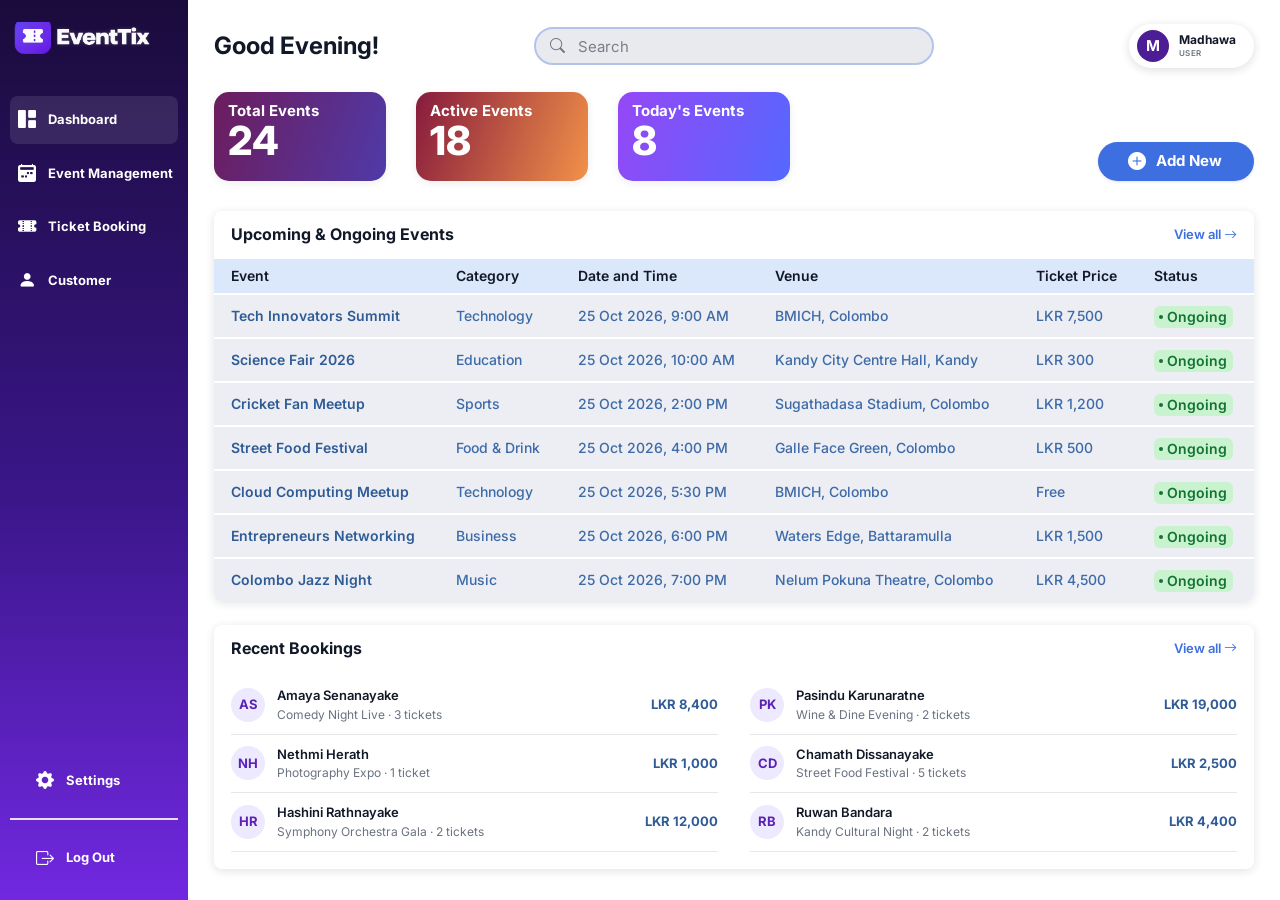
<file: complete front end/index.html>
<!DOCTYPE html>
<html lang="en">
<head>
  <meta charset="UTF-8">
  <meta name="viewport" content="width=device-width, initial-scale=1">
  <meta name="description" content="EventTix dashboard – overview of events and ticket bookings.">
  <meta name="theme-color" content="#1a0b3b">
  <title>Dashboard | EventTix</title>
  <link rel="preconnect" href="https://fonts.googleapis.com">
  <link rel="preconnect" href="https://fonts.gstatic.com" crossorigin>
  <link href="https://fonts.googleapis.com/css2?family=Inter:wght@400;500;600;700;800&display=swap" rel="stylesheet">
  <link href="https://cdn.jsdelivr.net/npm/bootstrap@5.3.3/dist/css/bootstrap.min.css" rel="stylesheet">
  <link href="https://cdn.jsdelivr.net/npm/bootstrap-icons@1.11.3/font/bootstrap-icons.min.css" rel="stylesheet">
  <link href="css/style.css" rel="stylesheet">
</head>
<body data-page="dashboard">
  <div class="app-shell">

    <!-- ===== Sidebar (shared fragment) ===== -->
    <aside class="sidebar" id="sidebar" aria-label="Main navigation">
      <a class="sidebar-brand" href="index.html">
        <img src="assets/images/eventtix-logo.png" alt="EventTix">
      </a>
      <nav>
        <ul class="sidebar-nav">
          <li><a class="sidebar-link active" aria-current="page" href="index.html"><i class="bi bi-grid-1x2-fill" aria-hidden="true"></i><span>Dashboard</span></a></li>
          <li><a class="sidebar-link" href="events.html"><i class="bi bi-calendar2-week-fill" aria-hidden="true"></i><span>Event Management</span></a></li>
          <li><a class="sidebar-link" href="bookings.html"><i class="bi bi-ticket-perforated-fill" aria-hidden="true"></i><span>Ticket Booking</span></a></li>
          <li><a class="sidebar-link" href="customers.html"><i class="bi bi-person-fill" aria-hidden="true"></i><span>Customer</span></a></li>
        </ul>
      </nav>
      <div class="sidebar-footer">
        <ul class="sidebar-footer-nav">
          <li><a class="sidebar-link" href="#" data-action="settings"><i class="bi bi-gear-fill" aria-hidden="true"></i><span>Settings</span></a></li>
        </ul>
        <hr class="sidebar-divider">
        <ul class="sidebar-footer-nav">
          <li><a class="sidebar-link" href="#" data-action="logout"><i class="bi bi-box-arrow-right" aria-hidden="true"></i><span>Log Out</span></a></li>
        </ul>
      </div>
    </aside>
    <div class="sidebar-backdrop" id="sidebarBackdrop"></div>
    <!-- ===== /Sidebar ===== -->

    <main class="main-content">

      <!-- ===== Top header (shared fragment) ===== -->
      <header class="topbar">
        <div class="topbar-start">
          <button class="sidebar-toggle" id="sidebarToggle" type="button" aria-controls="sidebar" aria-expanded="false" aria-label="Open navigation">
            <i class="bi bi-list" aria-hidden="true"></i>
          </button>
          <h1 class="greeting" data-greeting>Good Morning!</h1>
        </div>
        <form class="search-box" role="search" onsubmit="return false;">
          <i class="bi bi-search" aria-hidden="true"></i>
          <label for="globalSearch" class="visually-hidden">Search events</label>
          <input type="search" id="globalSearch" name="q" placeholder="Search" autocomplete="off">
        </form>
        <div class="profile-pill">
          <span class="profile-avatar" aria-hidden="true">M</span>
          <span class="profile-text">
            <span class="profile-name">Madhawa</span>
            <span class="profile-role">User</span>
          </span>
        </div>
      </header>
      <!-- ===== /Top header ===== -->

      <section class="summary-row" aria-label="Event summary">
        <div class="summary-cards">
          <article class="stat-card stat-card--purple">
            <span class="stat-card-label">Total Events</span>
            <span class="stat-card-value" data-stat="total">0</span>
          </article>
          <article class="stat-card stat-card--orange">
            <span class="stat-card-label">Active Events</span>
            <span class="stat-card-value" data-stat="active">0</span>
          </article>
          <article class="stat-card stat-card--blue">
            <span class="stat-card-label">Today&apos;s Events</span>
            <span class="stat-card-value" data-stat="today">0</span>
          </article>
        </div>
        <a class="btn btn-et-primary" href="event-form.html"><i class="bi bi-plus-circle-fill" aria-hidden="true"></i>Add New</a>
      </section>

      <div class="row g-4">
        <div class="col-12">
          <section class="panel h-100" aria-labelledby="recentEventsTitle">
            <div class="panel-header">
              <h2 class="panel-title" id="recentEventsTitle">Upcoming &amp; Ongoing Events</h2>
              <a class="panel-link" href="events.html">View all <i class="bi bi-arrow-right" aria-hidden="true"></i></a>
            </div>
            <div class="table-responsive">
              <table class="table table-et">
                <thead>
                  <tr>
                    <th scope="col">Event</th>
                    <th scope="col">Category</th>
                    <th scope="col">Date and Time</th>
                    <th scope="col">Venue</th>
                    <th scope="col">Ticket Price</th>
                    <th scope="col">Status</th>
                  </tr>
                </thead>
                <tbody id="recentEventsBody"></tbody>
              </table>
            </div>
          </section>
        </div>

        <div class="col-12">
          <section class="panel h-100" aria-labelledby="recentBookingsTitle">
            <div class="panel-header">
              <h2 class="panel-title" id="recentBookingsTitle">Recent Bookings</h2>
              <a class="panel-link" href="bookings.html">View all <i class="bi bi-arrow-right" aria-hidden="true"></i></a>
            </div>
            <div class="panel-body">
              <ul class="activity-list" id="recentBookingsList"></ul>
            </div>
          </section>
        </div>
      </div>
    </main>
  </div>

  <script src="https://cdn.jsdelivr.net/npm/bootstrap@5.3.3/dist/js/bootstrap.bundle.min.js"></script>
  <script src="js/mock-data.js"></script>
  <script src="js/app.js"></script>
</body>
</html>
</file>
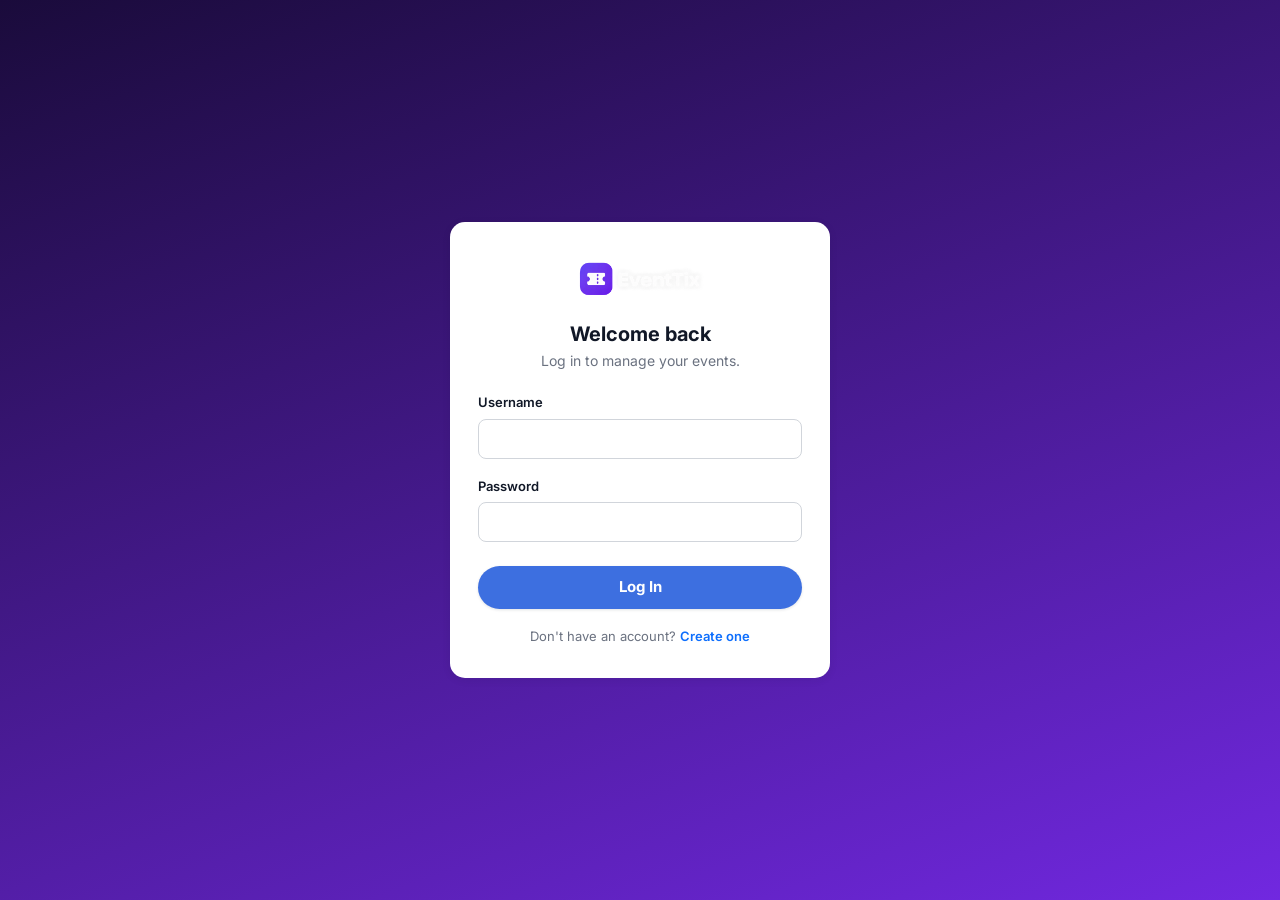
<file: eventtix-backend/src/main/resources/static/index.html>
<!DOCTYPE html>
<html lang="en">
<head>
  <meta charset="UTF-8">
  <meta name="viewport" content="width=device-width, initial-scale=1">
  <meta name="description" content="EventTix dashboard – overview of events and ticket bookings.">
  <meta name="theme-color" content="#1a0b3b">
  <title>Dashboard | EventTix</title>
  <link rel="preconnect" href="https://fonts.googleapis.com">
  <link rel="preconnect" href="https://fonts.gstatic.com" crossorigin>
  <link href="https://fonts.googleapis.com/css2?family=Inter:wght@400;500;600;700;800&display=swap" rel="stylesheet">
  <link href="https://cdn.jsdelivr.net/npm/bootstrap@5.3.3/dist/css/bootstrap.min.css" rel="stylesheet">
  <link href="https://cdn.jsdelivr.net/npm/bootstrap-icons@1.11.3/font/bootstrap-icons.min.css" rel="stylesheet">
  <link href="css/style.css" rel="stylesheet">
  <script src="js/theme.js"></script>
  <script src="js/auth.js"></script>
</head>
<body data-page="dashboard">
  <div class="app-shell">

    <!-- ===== Sidebar (shared fragment) ===== -->
    <aside class="sidebar" id="sidebar" aria-label="Main navigation">
      <a class="sidebar-brand" href="index.html">
        <img src="assets/images/eventtix-logo.png" alt="EventTix">
      </a>
      <nav>
        <ul class="sidebar-nav">
          <li><a class="sidebar-link active" aria-current="page" href="index.html"><i class="bi bi-grid-1x2-fill" aria-hidden="true"></i><span>Dashboard</span></a></li>
          <li><a class="sidebar-link" href="events.html"><i class="bi bi-calendar2-week-fill" aria-hidden="true"></i><span>Event Management</span></a></li>
          <li><a class="sidebar-link" href="bookings.html"><i class="bi bi-ticket-perforated-fill" aria-hidden="true"></i><span>Ticket Booking</span></a></li>
          <li><a class="sidebar-link" href="customers.html"><i class="bi bi-person-fill" aria-hidden="true"></i><span>Customer</span></a></li>
        <li data-admin-only><a class="sidebar-link" href="users.html"><i class="bi bi-people-fill" aria-hidden="true"></i><span>Users</span></a></li>
        </ul>
      </nav>
      <div class="sidebar-footer">
        <ul class="sidebar-footer-nav">
          <li><a class="sidebar-link" href="settings.html"><i class="bi bi-gear-fill" aria-hidden="true"></i><span>Settings</span></a></li>
        </ul>
        <hr class="sidebar-divider">
        <ul class="sidebar-footer-nav">
          <li><a class="sidebar-link" href="#" data-action="logout"><i class="bi bi-box-arrow-right" aria-hidden="true"></i><span>Log Out</span></a></li>
        </ul>
      </div>
    </aside>
    <div class="sidebar-backdrop" id="sidebarBackdrop"></div>
    <!-- ===== /Sidebar ===== -->

    <main class="main-content">

      <!-- ===== Top header (shared fragment) ===== -->
      <header class="topbar">
        <div class="topbar-start">
          <button class="sidebar-toggle" id="sidebarToggle" type="button" aria-controls="sidebar" aria-expanded="false" aria-label="Open navigation">
            <i class="bi bi-list" aria-hidden="true"></i>
          </button>
          <h1 class="greeting" data-greeting>Good Morning!</h1>
        </div>
        <form class="search-box" role="search" onsubmit="return false;">
          <i class="bi bi-search" aria-hidden="true"></i>
          <label for="globalSearch" class="visually-hidden">Search events</label>
          <input type="search" id="globalSearch" name="q" placeholder="Search" autocomplete="off">
        </form>
        <div class="profile-pill">
          <span class="profile-avatar" aria-hidden="true">M</span>
          <span class="profile-text">
            <span class="profile-name">Madhawa</span>
            <span class="profile-role">User</span>
          </span>
        </div>
      </header>
      <!-- ===== /Top header ===== -->

      <section class="summary-row" aria-label="Event summary">
        <div class="summary-cards">
          <article class="stat-card stat-card--purple">
            <span class="stat-card-label">Total Events</span>
            <span class="stat-card-value" data-stat="total">0</span>
          </article>
          <article class="stat-card stat-card--orange">
            <span class="stat-card-label">Active Events</span>
            <span class="stat-card-value" data-stat="active">0</span>
          </article>
          <article class="stat-card stat-card--blue">
            <span class="stat-card-label">Today&apos;s Events</span>
            <span class="stat-card-value" data-stat="today">0</span>
          </article>
        </div>
        <a class="btn btn-et-primary" href="event-form.html"><i class="bi bi-plus-circle-fill" aria-hidden="true"></i>Add New</a>
      </section>

      <div class="row g-4">
        <div class="col-12">
          <section class="panel h-100" aria-labelledby="recentEventsTitle">
            <div class="panel-header">
              <h2 class="panel-title" id="recentEventsTitle">Upcoming &amp; Ongoing Events</h2>
              <a class="panel-link" href="events.html">View all <i class="bi bi-arrow-right" aria-hidden="true"></i></a>
            </div>
            <div class="table-responsive">
              <table class="table table-et">
                <thead>
                  <tr>
                    <th scope="col">Event</th>
                    <th scope="col">Category</th>
                    <th scope="col">Date and Time</th>
                    <th scope="col">Venue</th>
                    <th scope="col">Ticket Price</th>
                    <th scope="col">Status</th>
                  </tr>
                </thead>
                <tbody id="recentEventsBody"></tbody>
              </table>
            </div>
          </section>
        </div>

        <div class="col-12">
          <section class="panel h-100" aria-labelledby="recentBookingsTitle">
            <div class="panel-header">
              <h2 class="panel-title" id="recentBookingsTitle">Recent Bookings</h2>
              <a class="panel-link" href="bookings.html">View all <i class="bi bi-arrow-right" aria-hidden="true"></i></a>
            </div>
            <div class="panel-body">
              <ul class="activity-list" id="recentBookingsList"></ul>
            </div>
          </section>
        </div>
      </div>
    </main>
  </div>

  <script src="https://cdn.jsdelivr.net/npm/bootstrap@5.3.3/dist/js/bootstrap.bundle.min.js"></script>
  <script src="js/mock-data.js"></script>
  <script src="js/app.js"></script>
</body>
</html>
</file>
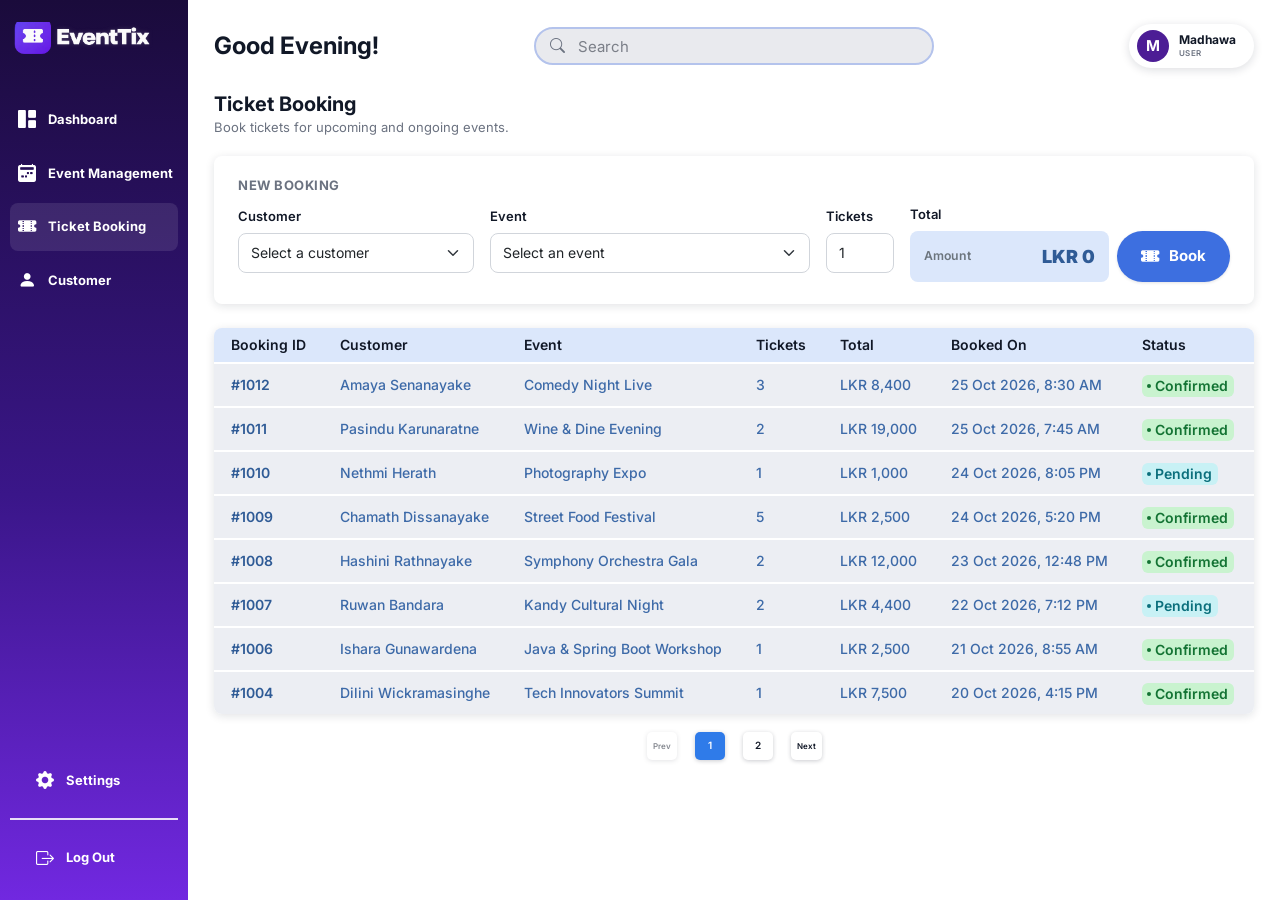
<file: complete front end/bookings.html>
<!DOCTYPE html>
<html lang="en">
<head>
  <meta charset="UTF-8">
  <meta name="viewport" content="width=device-width, initial-scale=1">
  <meta name="description" content="EventTix ticket booking – book tickets and view bookings.">
  <meta name="theme-color" content="#1a0b3b">
  <title>Ticket Booking | EventTix</title>
  <link rel="preconnect" href="https://fonts.googleapis.com">
  <link rel="preconnect" href="https://fonts.gstatic.com" crossorigin>
  <link href="https://fonts.googleapis.com/css2?family=Inter:wght@400;500;600;700;800&display=swap" rel="stylesheet">
  <link href="https://cdn.jsdelivr.net/npm/bootstrap@5.3.3/dist/css/bootstrap.min.css" rel="stylesheet">
  <link href="https://cdn.jsdelivr.net/npm/bootstrap-icons@1.11.3/font/bootstrap-icons.min.css" rel="stylesheet">
  <link href="css/style.css" rel="stylesheet">
</head>
<body data-page="bookings">
  <div class="app-shell">

    <!-- ===== Sidebar (shared fragment) ===== -->
    <aside class="sidebar" id="sidebar" aria-label="Main navigation">
      <a class="sidebar-brand" href="index.html">
        <img src="assets/images/eventtix-logo.png" alt="EventTix">
      </a>
      <nav>
        <ul class="sidebar-nav">
          <li><a class="sidebar-link" href="index.html"><i class="bi bi-grid-1x2-fill" aria-hidden="true"></i><span>Dashboard</span></a></li>
          <li><a class="sidebar-link" href="events.html"><i class="bi bi-calendar2-week-fill" aria-hidden="true"></i><span>Event Management</span></a></li>
          <li><a class="sidebar-link active" aria-current="page" href="bookings.html"><i class="bi bi-ticket-perforated-fill" aria-hidden="true"></i><span>Ticket Booking</span></a></li>
          <li><a class="sidebar-link" href="customers.html"><i class="bi bi-person-fill" aria-hidden="true"></i><span>Customer</span></a></li>
        </ul>
      </nav>
      <div class="sidebar-footer">
        <ul class="sidebar-footer-nav">
          <li><a class="sidebar-link" href="#" data-action="settings"><i class="bi bi-gear-fill" aria-hidden="true"></i><span>Settings</span></a></li>
        </ul>
        <hr class="sidebar-divider">
        <ul class="sidebar-footer-nav">
          <li><a class="sidebar-link" href="#" data-action="logout"><i class="bi bi-box-arrow-right" aria-hidden="true"></i><span>Log Out</span></a></li>
        </ul>
      </div>
    </aside>
    <div class="sidebar-backdrop" id="sidebarBackdrop"></div>
    <!-- ===== /Sidebar ===== -->

    <main class="main-content">

      <!-- ===== Top header (shared fragment) ===== -->
      <header class="topbar">
        <div class="topbar-start">
          <button class="sidebar-toggle" id="sidebarToggle" type="button" aria-controls="sidebar" aria-expanded="false" aria-label="Open navigation">
            <i class="bi bi-list" aria-hidden="true"></i>
          </button>
          <p class="greeting" data-greeting>Good Morning!</p>
        </div>
        <form class="search-box" role="search" onsubmit="return false;">
          <i class="bi bi-search" aria-hidden="true"></i>
          <label for="globalSearch" class="visually-hidden">Search bookings</label>
          <input type="search" id="globalSearch" name="q" placeholder="Search" autocomplete="off">
        </form>
        <div class="profile-pill">
          <span class="profile-avatar" aria-hidden="true">M</span>
          <span class="profile-text">
            <span class="profile-name">Madhawa</span>
            <span class="profile-role">User</span>
          </span>
        </div>
      </header>
      <!-- ===== /Top header ===== -->

      <div class="page-header">
        <div>
          <h1 class="page-title">Ticket Booking</h1>
          <p class="page-subtitle">Book tickets for upcoming and ongoing events.</p>
        </div>
      </div>

      <section class="panel form-panel mb-4" aria-labelledby="bookingFormTitle">
        <h2 class="form-section-title" id="bookingFormTitle">New booking</h2>
        <!-- action/method are ready for a Spring Boot controller, e.g. @PostMapping("/bookings/save") -->
        <form id="bookingForm" action="/bookings/save" method="post" novalidate>
          <div class="row g-3 align-items-start">
            <div class="col-md-6 col-xl-3">
              <label for="customerId" class="form-label">Customer</label>
              <select class="form-select" id="customerId" name="customerId" required></select>
              <div class="invalid-feedback">Please choose a customer.</div>
            </div>
            <div class="col-md-6 col-xl-4">
              <label for="eventId" class="form-label">Event</label>
              <select class="form-select" id="eventId" name="eventId" required></select>
              <div class="invalid-feedback">Please choose an event.</div>
            </div>
            <div class="col-sm-4 col-xl-1">
              <label for="quantity" class="form-label">Tickets</label>
              <input type="number" class="form-control" id="quantity" name="quantity" required min="1" max="10" step="1" value="1">
              <div class="invalid-feedback">1–10 tickets.</div>
            </div>
            <div class="col-sm-8 col-xl-4">
              <span class="form-label d-block">Total</span>
              <div class="d-flex gap-2">
                <div class="total-box flex-grow-1" aria-live="polite">
                  <span class="text-secondary small">Amount</span>
                  <strong id="bookingTotal">LKR 0</strong>
                </div>
                <button type="submit" class="btn btn-et-primary px-4"><i class="bi bi-ticket-perforated-fill" aria-hidden="true"></i>Book</button>
              </div>
            </div>
          </div>
        </form>
      </section>

      <section class="panel" aria-label="Bookings">
        <div class="table-responsive">
          <table class="table table-et">
            <thead>
              <tr>
                <th scope="col">Booking ID</th>
                <th scope="col">Customer</th>
                <th scope="col">Event</th>
                <th scope="col">Tickets</th>
                <th scope="col">Total</th>
                <th scope="col">Booked On</th>
                <th scope="col">Status</th>
                <th scope="col" class="col-actions"><span class="visually-hidden">Actions</span></th>
              </tr>
            </thead>
            <tbody id="bookingsTableBody"></tbody>
          </table>
        </div>
      </section>

      <nav aria-label="Bookings pagination">
        <ul class="pagination-et" id="bookingsPagination"></ul>
      </nav>
    </main>
  </div>

  <script src="https://cdn.jsdelivr.net/npm/bootstrap@5.3.3/dist/js/bootstrap.bundle.min.js"></script>
  <script src="js/mock-data.js"></script>
  <script src="js/app.js"></script>
</body>
</html>
</file>
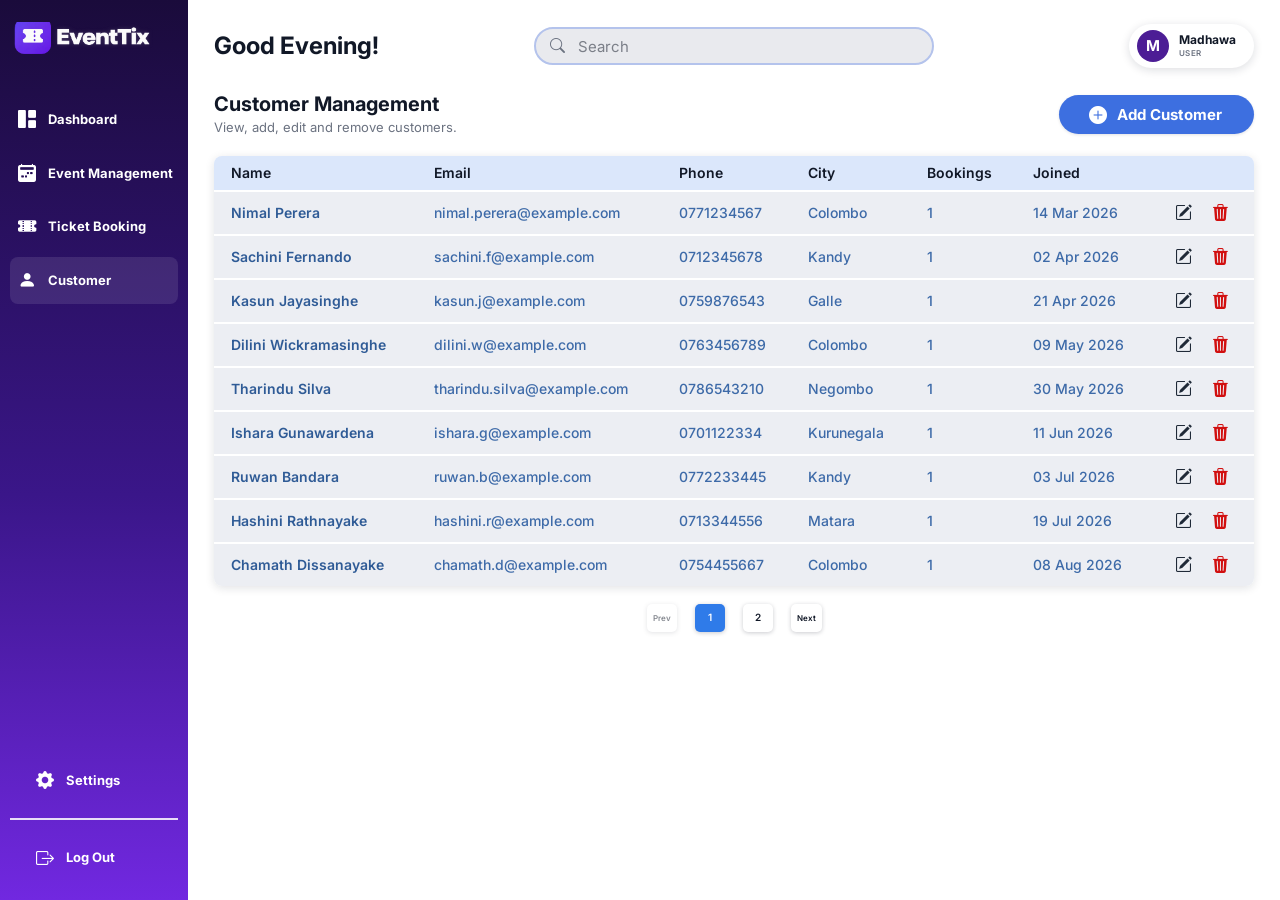
<file: complete front end/customers.html>
<!DOCTYPE html>
<html lang="en">
<head>
  <meta charset="UTF-8">
  <meta name="viewport" content="width=device-width, initial-scale=1">
  <meta name="description" content="EventTix customer management – add, edit and remove customers.">
  <meta name="theme-color" content="#1a0b3b">
  <title>Customers | EventTix</title>
  <link rel="preconnect" href="https://fonts.googleapis.com">
  <link rel="preconnect" href="https://fonts.gstatic.com" crossorigin>
  <link href="https://fonts.googleapis.com/css2?family=Inter:wght@400;500;600;700;800&display=swap" rel="stylesheet">
  <link href="https://cdn.jsdelivr.net/npm/bootstrap@5.3.3/dist/css/bootstrap.min.css" rel="stylesheet">
  <link href="https://cdn.jsdelivr.net/npm/bootstrap-icons@1.11.3/font/bootstrap-icons.min.css" rel="stylesheet">
  <link href="css/style.css" rel="stylesheet">
</head>
<body data-page="customers">
  <div class="app-shell">

    <!-- ===== Sidebar (shared fragment) ===== -->
    <aside class="sidebar" id="sidebar" aria-label="Main navigation">
      <a class="sidebar-brand" href="index.html">
        <img src="assets/images/eventtix-logo.png" alt="EventTix">
      </a>
      <nav>
        <ul class="sidebar-nav">
          <li><a class="sidebar-link" href="index.html"><i class="bi bi-grid-1x2-fill" aria-hidden="true"></i><span>Dashboard</span></a></li>
          <li><a class="sidebar-link" href="events.html"><i class="bi bi-calendar2-week-fill" aria-hidden="true"></i><span>Event Management</span></a></li>
          <li><a class="sidebar-link" href="bookings.html"><i class="bi bi-ticket-perforated-fill" aria-hidden="true"></i><span>Ticket Booking</span></a></li>
          <li><a class="sidebar-link active" aria-current="page" href="customers.html"><i class="bi bi-person-fill" aria-hidden="true"></i><span>Customer</span></a></li>
        </ul>
      </nav>
      <div class="sidebar-footer">
        <ul class="sidebar-footer-nav">
          <li><a class="sidebar-link" href="#" data-action="settings"><i class="bi bi-gear-fill" aria-hidden="true"></i><span>Settings</span></a></li>
        </ul>
        <hr class="sidebar-divider">
        <ul class="sidebar-footer-nav">
          <li><a class="sidebar-link" href="#" data-action="logout"><i class="bi bi-box-arrow-right" aria-hidden="true"></i><span>Log Out</span></a></li>
        </ul>
      </div>
    </aside>
    <div class="sidebar-backdrop" id="sidebarBackdrop"></div>
    <!-- ===== /Sidebar ===== -->

    <main class="main-content">

      <!-- ===== Top header (shared fragment) ===== -->
      <header class="topbar">
        <div class="topbar-start">
          <button class="sidebar-toggle" id="sidebarToggle" type="button" aria-controls="sidebar" aria-expanded="false" aria-label="Open navigation">
            <i class="bi bi-list" aria-hidden="true"></i>
          </button>
          <p class="greeting" data-greeting>Good Morning!</p>
        </div>
        <form class="search-box" role="search" onsubmit="return false;">
          <i class="bi bi-search" aria-hidden="true"></i>
          <label for="globalSearch" class="visually-hidden">Search customers</label>
          <input type="search" id="globalSearch" name="q" placeholder="Search" autocomplete="off">
        </form>
        <div class="profile-pill">
          <span class="profile-avatar" aria-hidden="true">M</span>
          <span class="profile-text">
            <span class="profile-name">Madhawa</span>
            <span class="profile-role">User</span>
          </span>
        </div>
      </header>
      <!-- ===== /Top header ===== -->

      <div class="page-header">
        <div>
          <h1 class="page-title">Customer Management</h1>
          <p class="page-subtitle">View, add, edit and remove customers.</p>
        </div>
        <button type="button" class="btn btn-et-primary" id="addCustomerBtn"><i class="bi bi-plus-circle-fill" aria-hidden="true"></i>Add Customer</button>
      </div>

      <section class="panel" aria-label="Customers">
        <div class="table-responsive">
          <table class="table table-et">
            <thead>
              <tr>
                <th scope="col">Name</th>
                <th scope="col">Email</th>
                <th scope="col">Phone</th>
                <th scope="col">City</th>
                <th scope="col">Bookings</th>
                <th scope="col">Joined</th>
                <th scope="col" class="col-actions"><span class="visually-hidden">Actions</span></th>
              </tr>
            </thead>
            <tbody id="customersTableBody"></tbody>
          </table>
        </div>
      </section>

      <nav aria-label="Customers pagination">
        <ul class="pagination-et" id="customersPagination"></ul>
      </nav>
    </main>
  </div>

  <!-- Add / Edit customer modal -->
  <div class="modal fade" id="customerModal" tabindex="-1" aria-labelledby="customerModalTitle" aria-hidden="true">
    <div class="modal-dialog modal-dialog-centered">
      <div class="modal-content">
        <!-- action/method are ready for a Spring Boot controller, e.g. @PostMapping("/customers/save") -->
        <form id="customerForm" action="/customers/save" method="post" novalidate>
          <div class="modal-header border-0 pb-0">
            <h2 class="modal-title" id="customerModalTitle">Add Customer</h2>
            <button type="button" class="btn-close" data-bs-dismiss="modal" aria-label="Close"></button>
          </div>
          <div class="modal-body">
            <input type="hidden" name="id">
            <div class="row g-3">
              <div class="col-sm-6">
                <label for="firstName" class="form-label">First name</label>
                <input type="text" class="form-control" id="firstName" name="firstName" required minlength="2" maxlength="50">
                <div class="invalid-feedback">Enter a first name (2–50 characters).</div>
              </div>
              <div class="col-sm-6">
                <label for="lastName" class="form-label">Last name</label>
                <input type="text" class="form-control" id="lastName" name="lastName" required minlength="2" maxlength="50">
                <div class="invalid-feedback">Enter a last name (2–50 characters).</div>
              </div>
              <div class="col-12">
                <label for="email" class="form-label">Email</label>
                <input type="email" class="form-control" id="email" name="email" required maxlength="100" placeholder="name@example.com">
                <div class="invalid-feedback" id="emailFeedback">Enter a valid email address.</div>
              </div>
              <div class="col-sm-6">
                <label for="phone" class="form-label">Phone</label>
                <input type="tel" class="form-control" id="phone" name="phone" required pattern="0[0-9]{9}" placeholder="07XXXXXXXX">
                <div class="invalid-feedback">Enter a 10-digit number starting with 0.</div>
              </div>
              <div class="col-sm-6">
                <label for="city" class="form-label">City</label>
                <input type="text" class="form-control" id="city" name="city" required maxlength="50">
                <div class="invalid-feedback">Please enter a city.</div>
              </div>
            </div>
          </div>
          <div class="modal-footer border-0 pt-0">
            <button type="button" class="btn btn-et-outline" data-bs-dismiss="modal">Cancel</button>
            <button type="submit" class="btn btn-et-primary"><i class="bi bi-check-circle-fill" aria-hidden="true"></i>Save</button>
          </div>
        </form>
      </div>
    </div>
  </div>

  <script src="https://cdn.jsdelivr.net/npm/bootstrap@5.3.3/dist/js/bootstrap.bundle.min.js"></script>
  <script src="js/mock-data.js"></script>
  <script src="js/app.js"></script>
</body>
</html>
</file>
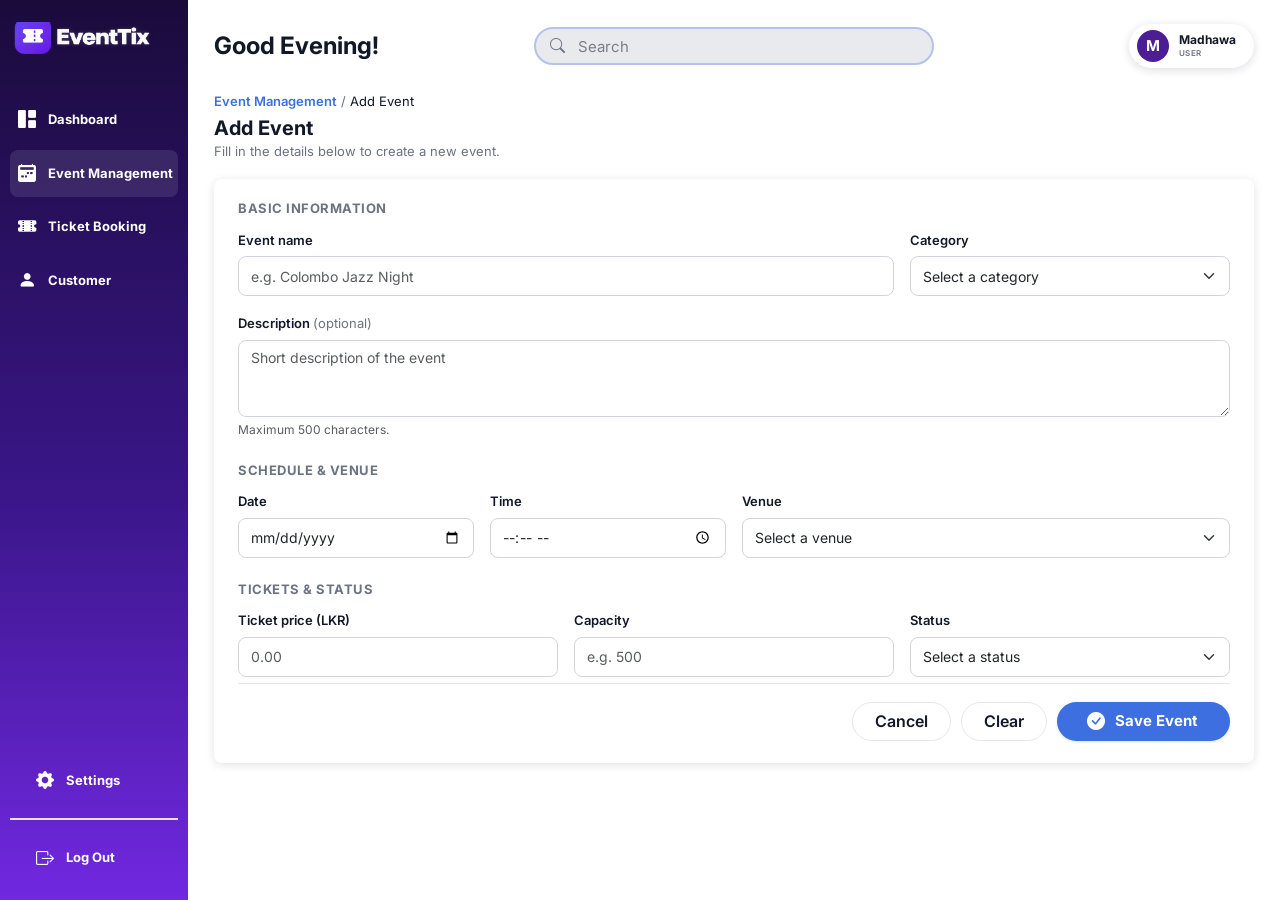
<file: complete front end/event-form.html>
<!DOCTYPE html>
<html lang="en">
<head>
  <meta charset="UTF-8">
  <meta name="viewport" content="width=device-width, initial-scale=1">
  <meta name="description" content="EventTix – add or edit an event.">
  <meta name="theme-color" content="#1a0b3b">
  <title>Add / Edit Event | EventTix</title>
  <link rel="preconnect" href="https://fonts.googleapis.com">
  <link rel="preconnect" href="https://fonts.gstatic.com" crossorigin>
  <link href="https://fonts.googleapis.com/css2?family=Inter:wght@400;500;600;700;800&display=swap" rel="stylesheet">
  <link href="https://cdn.jsdelivr.net/npm/bootstrap@5.3.3/dist/css/bootstrap.min.css" rel="stylesheet">
  <link href="https://cdn.jsdelivr.net/npm/bootstrap-icons@1.11.3/font/bootstrap-icons.min.css" rel="stylesheet">
  <link href="css/style.css" rel="stylesheet">
</head>
<body data-page="event-form">
  <div class="app-shell">

    <!-- ===== Sidebar (shared fragment) ===== -->
    <aside class="sidebar" id="sidebar" aria-label="Main navigation">
      <a class="sidebar-brand" href="index.html">
        <img src="assets/images/eventtix-logo.png" alt="EventTix">
      </a>
      <nav>
        <ul class="sidebar-nav">
          <li><a class="sidebar-link" href="index.html"><i class="bi bi-grid-1x2-fill" aria-hidden="true"></i><span>Dashboard</span></a></li>
          <li><a class="sidebar-link active" aria-current="page" href="events.html"><i class="bi bi-calendar2-week-fill" aria-hidden="true"></i><span>Event Management</span></a></li>
          <li><a class="sidebar-link" href="bookings.html"><i class="bi bi-ticket-perforated-fill" aria-hidden="true"></i><span>Ticket Booking</span></a></li>
          <li><a class="sidebar-link" href="customers.html"><i class="bi bi-person-fill" aria-hidden="true"></i><span>Customer</span></a></li>
        </ul>
      </nav>
      <div class="sidebar-footer">
        <ul class="sidebar-footer-nav">
          <li><a class="sidebar-link" href="#" data-action="settings"><i class="bi bi-gear-fill" aria-hidden="true"></i><span>Settings</span></a></li>
        </ul>
        <hr class="sidebar-divider">
        <ul class="sidebar-footer-nav">
          <li><a class="sidebar-link" href="#" data-action="logout"><i class="bi bi-box-arrow-right" aria-hidden="true"></i><span>Log Out</span></a></li>
        </ul>
      </div>
    </aside>
    <div class="sidebar-backdrop" id="sidebarBackdrop"></div>
    <!-- ===== /Sidebar ===== -->

    <main class="main-content">

      <!-- ===== Top header (shared fragment) ===== -->
      <header class="topbar">
        <div class="topbar-start">
          <button class="sidebar-toggle" id="sidebarToggle" type="button" aria-controls="sidebar" aria-expanded="false" aria-label="Open navigation">
            <i class="bi bi-list" aria-hidden="true"></i>
          </button>
          <p class="greeting" data-greeting>Good Morning!</p>
        </div>
        <form class="search-box" role="search" action="events.html" method="get">
          <i class="bi bi-search" aria-hidden="true"></i>
          <label for="headerSearch" class="visually-hidden">Search events</label>
          <input type="search" id="headerSearch" name="q" placeholder="Search" autocomplete="off">
        </form>
        <div class="profile-pill">
          <span class="profile-avatar" aria-hidden="true">M</span>
          <span class="profile-text">
            <span class="profile-name">Madhawa</span>
            <span class="profile-role">User</span>
          </span>
        </div>
      </header>
      <!-- ===== /Top header ===== -->

      <div class="page-header">
        <div>
          <nav class="breadcrumb-et" aria-label="Breadcrumb">
            <a href="events.html">Event Management</a> <span class="text-secondary">/</span> <span data-form-title>Add Event</span>
          </nav>
          <h1 class="page-title" data-form-title>Add Event</h1>
          <p class="page-subtitle" id="formSubtitle">Fill in the details below to create a new event.</p>
        </div>
      </div>

      <section class="panel form-panel" aria-label="Event details">
        <!-- action/method are ready for a Spring Boot controller, e.g. @PostMapping("/events/save") -->
        <form id="eventForm" action="/events/save" method="post" novalidate>
          <input type="hidden" name="id">

          <h2 class="form-section-title">Basic information</h2>
          <div class="row g-3 mb-4">
            <div class="col-lg-8">
              <label for="name" class="form-label">Event name</label>
              <input type="text" class="form-control" id="name" name="name" required minlength="3" maxlength="100" placeholder="e.g. Colombo Jazz Night">
              <div class="invalid-feedback">Event name must be 3–100 characters.</div>
            </div>
            <div class="col-lg-4">
              <label for="category" class="form-label">Category</label>
              <select class="form-select" id="category" name="category" required></select>
              <div class="invalid-feedback">Please choose a category.</div>
            </div>
            <div class="col-12">
              <label for="description" class="form-label">Description <span class="text-secondary fw-normal">(optional)</span></label>
              <textarea class="form-control" id="description" name="description" rows="3" maxlength="500" placeholder="Short description of the event"></textarea>
              <div class="form-text">Maximum 500 characters.</div>
            </div>
          </div>

          <h2 class="form-section-title">Schedule &amp; venue</h2>
          <div class="row g-3 mb-4">
            <div class="col-sm-6 col-lg-3">
              <label for="eventDate" class="form-label">Date</label>
              <input type="date" class="form-control" id="eventDate" name="eventDate" required>
              <div class="invalid-feedback">Please select a date.</div>
            </div>
            <div class="col-sm-6 col-lg-3">
              <label for="eventTime" class="form-label">Time</label>
              <input type="time" class="form-control" id="eventTime" name="eventTime" required>
              <div class="invalid-feedback">Please select a time.</div>
            </div>
            <div class="col-lg-6">
              <label for="venue" class="form-label">Venue</label>
              <select class="form-select" id="venue" name="venue" required></select>
              <div class="invalid-feedback">Please choose a venue.</div>
            </div>
          </div>

          <h2 class="form-section-title">Tickets &amp; status</h2>
          <div class="row g-3">
            <div class="col-sm-6 col-lg-4">
              <label for="ticketPrice" class="form-label">Ticket price (LKR)</label>
              <input type="number" class="form-control" id="ticketPrice" name="ticketPrice" required min="0" step="0.01" placeholder="0.00">
              <div class="invalid-feedback">Enter a price of 0 or more.</div>
            </div>
            <div class="col-sm-6 col-lg-4">
              <label for="capacity" class="form-label">Capacity</label>
              <input type="number" class="form-control" id="capacity" name="capacity" required min="1" step="1" placeholder="e.g. 500">
              <div class="invalid-feedback">Capacity must be a whole number of at least 1.</div>
            </div>
            <div class="col-lg-4">
              <label for="status" class="form-label">Status</label>
              <select class="form-select" id="status" name="status" required>
                <option value="">Select a status</option>
                <option value="UPCOMING">Upcoming</option>
                <option value="ONGOING">Ongoing</option>
                <option value="ENDED">Ended</option>
              </select>
              <div class="invalid-feedback">Please choose a status.</div>
            </div>
          </div>

          <div class="form-actions">
            <a href="events.html" class="btn btn-et-outline">Cancel</a>
            <button type="reset" class="btn btn-et-outline">Clear</button>
            <button type="submit" class="btn btn-et-primary"><i class="bi bi-check-circle-fill" aria-hidden="true"></i><span id="submitLabel">Save Event</span></button>
          </div>
        </form>
      </section>
    </main>
  </div>

  <script src="https://cdn.jsdelivr.net/npm/bootstrap@5.3.3/dist/js/bootstrap.bundle.min.js"></script>
  <script src="js/mock-data.js"></script>
  <script src="js/app.js"></script>
</body>
</html>
</file>
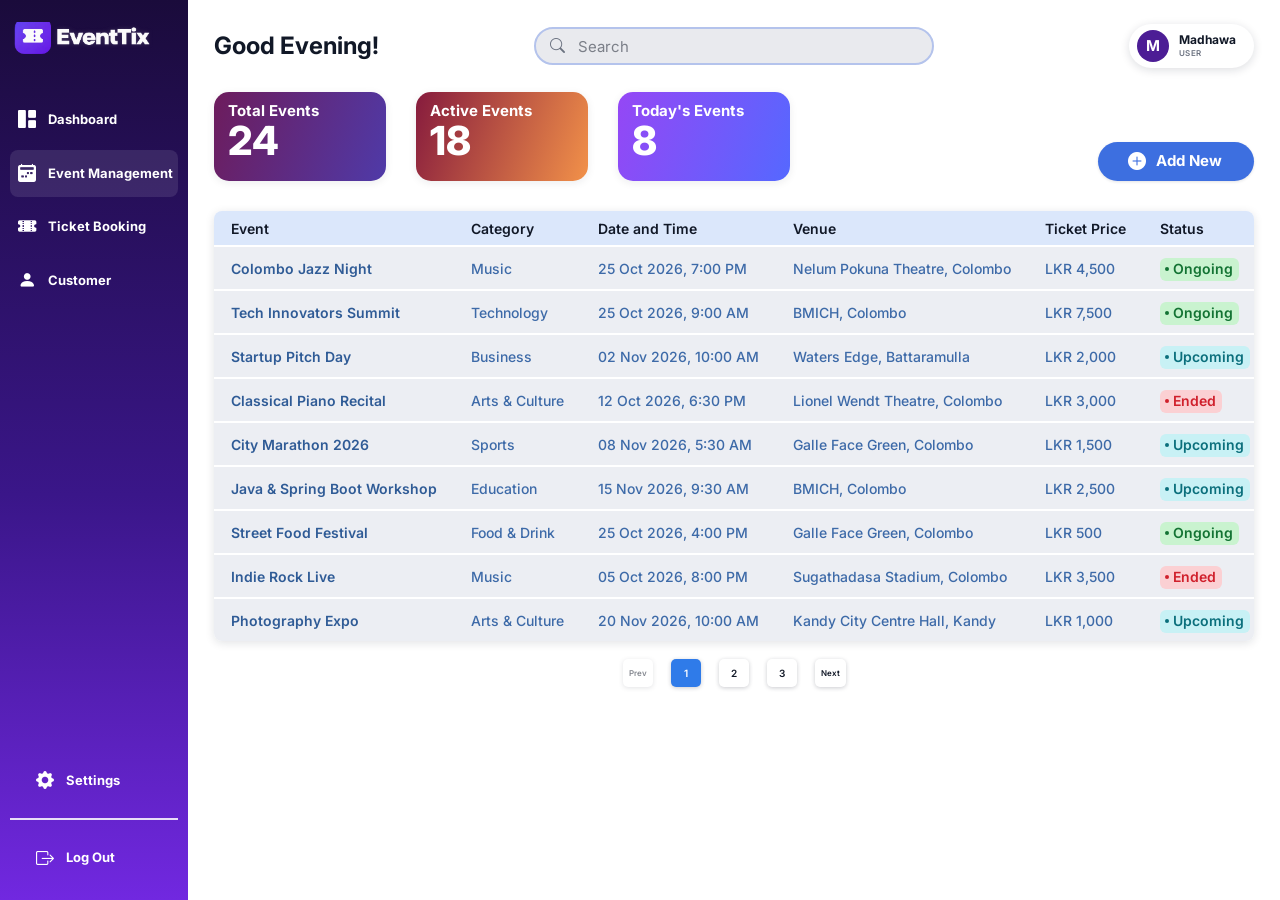
<file: complete front end/events.html>
<!DOCTYPE html>
<html lang="en">
<head>
  <meta charset="UTF-8">
  <meta name="viewport" content="width=device-width, initial-scale=1">
  <meta name="description" content="EventTix event management – view, search, edit and delete events.">
  <meta name="theme-color" content="#1a0b3b">
  <title>Event Management | EventTix</title>
  <link rel="preconnect" href="https://fonts.googleapis.com">
  <link rel="preconnect" href="https://fonts.gstatic.com" crossorigin>
  <link href="https://fonts.googleapis.com/css2?family=Inter:wght@400;500;600;700;800&display=swap" rel="stylesheet">
  <link href="https://cdn.jsdelivr.net/npm/bootstrap@5.3.3/dist/css/bootstrap.min.css" rel="stylesheet">
  <link href="https://cdn.jsdelivr.net/npm/bootstrap-icons@1.11.3/font/bootstrap-icons.min.css" rel="stylesheet">
  <link href="css/style.css" rel="stylesheet">
</head>
<body data-page="events">
  <div class="app-shell">

    <!-- ===== Sidebar (shared fragment) ===== -->
    <aside class="sidebar" id="sidebar" aria-label="Main navigation">
      <a class="sidebar-brand" href="index.html">
        <img src="assets/images/eventtix-logo.png" alt="EventTix">
      </a>
      <nav>
        <ul class="sidebar-nav">
          <li><a class="sidebar-link" href="index.html"><i class="bi bi-grid-1x2-fill" aria-hidden="true"></i><span>Dashboard</span></a></li>
          <li><a class="sidebar-link active" aria-current="page" href="events.html"><i class="bi bi-calendar2-week-fill" aria-hidden="true"></i><span>Event Management</span></a></li>
          <li><a class="sidebar-link" href="bookings.html"><i class="bi bi-ticket-perforated-fill" aria-hidden="true"></i><span>Ticket Booking</span></a></li>
          <li><a class="sidebar-link" href="customers.html"><i class="bi bi-person-fill" aria-hidden="true"></i><span>Customer</span></a></li>
        </ul>
      </nav>
      <div class="sidebar-footer">
        <ul class="sidebar-footer-nav">
          <li><a class="sidebar-link" href="#" data-action="settings"><i class="bi bi-gear-fill" aria-hidden="true"></i><span>Settings</span></a></li>
        </ul>
        <hr class="sidebar-divider">
        <ul class="sidebar-footer-nav">
          <li><a class="sidebar-link" href="#" data-action="logout"><i class="bi bi-box-arrow-right" aria-hidden="true"></i><span>Log Out</span></a></li>
        </ul>
      </div>
    </aside>
    <div class="sidebar-backdrop" id="sidebarBackdrop"></div>
    <!-- ===== /Sidebar ===== -->

    <main class="main-content">

      <!-- ===== Top header (shared fragment) ===== -->
      <header class="topbar">
        <div class="topbar-start">
          <button class="sidebar-toggle" id="sidebarToggle" type="button" aria-controls="sidebar" aria-expanded="false" aria-label="Open navigation">
            <i class="bi bi-list" aria-hidden="true"></i>
          </button>
          <h1 class="greeting" data-greeting>Good Morning!</h1>
        </div>
        <form class="search-box" role="search" onsubmit="return false;">
          <i class="bi bi-search" aria-hidden="true"></i>
          <label for="globalSearch" class="visually-hidden">Search events</label>
          <input type="search" id="globalSearch" name="q" placeholder="Search" autocomplete="off">
        </form>
        <div class="profile-pill">
          <span class="profile-avatar" aria-hidden="true">M</span>
          <span class="profile-text">
            <span class="profile-name">Madhawa</span>
            <span class="profile-role">User</span>
          </span>
        </div>
      </header>
      <!-- ===== /Top header ===== -->

      <section class="summary-row" aria-label="Event summary">
        <div class="summary-cards">
          <article class="stat-card stat-card--purple">
            <span class="stat-card-label">Total Events</span>
            <span class="stat-card-value" data-stat="total">0</span>
          </article>
          <article class="stat-card stat-card--orange">
            <span class="stat-card-label">Active Events</span>
            <span class="stat-card-value" data-stat="active">0</span>
          </article>
          <article class="stat-card stat-card--blue">
            <span class="stat-card-label">Today&apos;s Events</span>
            <span class="stat-card-value" data-stat="today">0</span>
          </article>
        </div>
        <a class="btn btn-et-primary" href="event-form.html"><i class="bi bi-plus-circle-fill" aria-hidden="true"></i>Add New</a>
      </section>

      <section class="panel" aria-label="Events">
        <div class="table-responsive">
          <table class="table table-et">
            <thead>
              <tr>
                <th scope="col">Event</th>
                <th scope="col">Category</th>
                <th scope="col">Date and Time</th>
                <th scope="col">Venue</th>
                <th scope="col">Ticket Price</th>
                <th scope="col">Status</th>
                <th scope="col" class="col-actions"><span class="visually-hidden">Actions</span></th>
              </tr>
            </thead>
            <tbody id="eventsTableBody"></tbody>
          </table>
        </div>
      </section>

      <nav aria-label="Events pagination">
        <ul class="pagination-et" id="eventsPagination"></ul>
      </nav>
    </main>
  </div>

  <script src="https://cdn.jsdelivr.net/npm/bootstrap@5.3.3/dist/js/bootstrap.bundle.min.js"></script>
  <script src="js/mock-data.js"></script>
  <script src="js/app.js"></script>
</body>
</html>
</file>
<file: complete front end/css/style.css>
/* ==========================================================================
   EventTix – Event Management System
   Shared design system for every page.
   ========================================================================== */

:root {
  --et-sidebar-width: 188px;
  --et-sidebar-top: #1a0b3b;
  --et-sidebar-bottom: #7128e0;
  --et-sidebar-active: rgba(255, 255, 255, 0.1);

  --et-primary: #3d6fe0;
  --et-primary-hover: #2f5cc7;
  --et-link: #3d6aa8;
  --et-text: #111827;
  --et-muted: #6b7280;

  --et-table-head: #dbe7fb;
  --et-table-row: #eceef3;
  --et-surface: #ffffff;
  --et-border: #e5e7eb;

  --et-radius-sm: 8px;
  --et-radius: 15px;
  --et-shadow: 0 2px 8px rgba(17, 24, 39, 0.08);
  --et-shadow-sm: 0 1px 3px rgba(17, 24, 39, 0.12);

  --et-content-padding: 26px;
}

* {
  box-sizing: border-box;
}

body {
  font-family: "Inter", system-ui, -apple-system, "Segoe UI", Roboto, sans-serif;
  color: var(--et-text);
  background: var(--et-surface);
  font-size: 14px;
  overflow-x: hidden;
}

a {
  text-decoration: none;
}

/* --------------------------------------------------------------------------
   Layout shell
   -------------------------------------------------------------------------- */
.app-shell {
  display: flex;
  min-height: 100vh;
}

.main-content {
  flex: 1 1 auto;
  min-width: 0;
  margin-left: var(--et-sidebar-width);
  padding: 22px var(--et-content-padding) 28px;
}

/* --------------------------------------------------------------------------
   Sidebar
   -------------------------------------------------------------------------- */
.sidebar {
  position: fixed;
  inset: 0 auto 0 0;
  width: var(--et-sidebar-width);
  height: 100vh;
  display: flex;
  flex-direction: column;
  padding: 22px 10px 18px;
  background: linear-gradient(180deg, var(--et-sidebar-top) 0%, #3a1689 55%, var(--et-sidebar-bottom) 100%);
  color: #fff;
  z-index: 1040;
  transition: transform 0.25s ease;
}

.sidebar-brand {
  display: block;
  height: 40px;
  margin: 0 0 34px 4px;
  overflow: hidden;
}

.sidebar-brand img {
  display: block;
  width: 168px;
  height: auto;
  margin: -14px 0 0 -16px;
}

.sidebar-nav,
.sidebar-footer-nav {
  list-style: none;
  margin: 0;
  padding: 0;
  display: flex;
  flex-direction: column;
  gap: 6px;
}

.sidebar-link {
  display: flex;
  align-items: center;
  gap: 10px;
  padding: 13px 6px;
  border-radius: var(--et-radius-sm);
  color: #fff;
  font-weight: 700;
  font-size: 13px;
  line-height: 1.2;
  white-space: nowrap;
  transition: background-color 0.15s ease;
}

.sidebar-link i {
  font-size: 18px;
  width: 22px;
  text-align: center;
  flex-shrink: 0;
}

.sidebar-link:hover,
.sidebar-link:focus-visible {
  color: #fff;
  background: rgba(255, 255, 255, 0.07);
}

.sidebar-link.active {
  background: var(--et-sidebar-active);
}

.sidebar-footer {
  margin-top: auto;
}

.sidebar-footer .sidebar-link {
  padding-left: 24px;
}

.sidebar-divider {
  border: 0;
  border-top: 2px solid rgba(255, 255, 255, 0.85);
  opacity: 1;
  margin: 14px 0;
}

.sidebar-backdrop {
  display: none;
}

/* --------------------------------------------------------------------------
   Top header
   -------------------------------------------------------------------------- */
.topbar {
  display: grid;
  grid-template-columns: 1fr minmax(0, 400px) 1fr;
  align-items: center;
  gap: 20px;
  min-height: 48px;
  margin-bottom: 22px;
}

.topbar-start {
  display: flex;
  align-items: center;
  gap: 10px;
  min-width: 0;
}

.greeting {
  margin: 0;
  font-size: 24px;
  font-weight: 700;
  white-space: nowrap;
}

.sidebar-toggle {
  display: none;
  border: 0;
  background: transparent;
  font-size: 24px;
  line-height: 1;
  padding: 4px;
  color: var(--et-text);
}

.search-box {
  position: relative;
  width: 100%;
}

.search-box i {
  position: absolute;
  left: 16px;
  top: 50%;
  transform: translateY(-50%);
  color: var(--et-muted);
  font-size: 15px;
  pointer-events: none;
}

.search-box input {
  width: 100%;
  height: 38px;
  padding: 0 16px 0 42px;
  border: 2px solid #b4c3ec;
  border-radius: 999px;
  background: #e9eaee;
  font-size: 15px;
  color: var(--et-text);
  transition: border-color 0.15s ease, box-shadow 0.15s ease;
}

.search-box input::placeholder {
  color: #7b7f88;
}

.search-box input:focus {
  outline: none;
  border-color: var(--et-primary);
  box-shadow: 0 0 0 3px rgba(61, 111, 224, 0.15);
}

.profile-pill {
  justify-self: end;
  display: flex;
  align-items: center;
  gap: 10px;
  padding: 6px 18px 6px 8px;
  background: #fff;
  border-radius: 999px;
  box-shadow: 0 2px 10px rgba(17, 24, 39, 0.14);
}

.profile-avatar {
  width: 32px;
  height: 32px;
  border-radius: 50%;
  display: grid;
  place-items: center;
  background: #4c1d95;
  color: #fff;
  font-weight: 700;
  font-size: 15px;
  flex-shrink: 0;
}

.profile-name {
  display: block;
  font-size: 12px;
  font-weight: 700;
  line-height: 1.1;
}

.profile-role {
  display: block;
  font-size: 8px;
  font-weight: 600;
  color: var(--et-muted);
  letter-spacing: 0.04em;
  text-transform: uppercase;
}

/* --------------------------------------------------------------------------
   Summary cards
   -------------------------------------------------------------------------- */
.summary-row {
  display: flex;
  align-items: flex-end;
  justify-content: space-between;
  gap: 20px;
  margin-bottom: 30px;
}

.summary-cards {
  display: flex;
  flex-wrap: wrap;
  gap: 30px;
}

.stat-card {
  width: 172px;
  min-height: 89px;
  padding: 10px 14px;
  border-radius: var(--et-radius);
  color: #fff;
  box-shadow: var(--et-shadow);
}

.stat-card-label {
  display: block;
  font-size: 15px;
  font-weight: 700;
  line-height: 1.2;
}

.stat-card-value {
  display: block;
  font-size: 40px;
  font-weight: 800;
  line-height: 1.05;
}

.stat-card--purple {
  background: linear-gradient(110deg, #6d1c5c 0%, #4f3aa8 100%);
}

.stat-card--orange {
  background: linear-gradient(110deg, #861b3d 0%, #f29149 100%);
}

.stat-card--blue {
  background: linear-gradient(110deg, #9547f5 0%, #5568ff 100%);
}

/* --------------------------------------------------------------------------
   Buttons
   -------------------------------------------------------------------------- */
.btn-et-primary {
  display: inline-flex;
  align-items: center;
  gap: 10px;
  padding: 6px 32px 6px 30px;
  border: 0;
  border-radius: 999px;
  background: var(--et-primary);
  color: #fff;
  font-weight: 700;
  font-size: 15px;
  white-space: nowrap;
  box-shadow: var(--et-shadow-sm);
}

.btn-et-primary:hover,
.btn-et-primary:focus-visible {
  background: var(--et-primary-hover);
  color: #fff;
}

.btn-et-primary i {
  font-size: 18px;
}

.btn-et-outline {
  border: 1px solid var(--et-border);
  border-radius: 999px;
  padding: 6px 22px;
  background: #fff;
  font-weight: 600;
  color: var(--et-text);
}

.btn-et-outline:hover {
  background: #f3f4f6;
}

/* --------------------------------------------------------------------------
   Data table
   -------------------------------------------------------------------------- */
.panel {
  background: #fff;
  border-radius: var(--et-radius-sm);
  box-shadow: 0 2px 10px rgba(17, 24, 39, 0.12);
  overflow: hidden;
}

.panel-header {
  display: flex;
  align-items: center;
  justify-content: space-between;
  gap: 12px;
  padding: 14px 17px;
}

.panel-title {
  margin: 0;
  font-size: 16px;
  font-weight: 700;
}

.panel-link {
  font-size: 13px;
  font-weight: 600;
  color: var(--et-primary);
}

.panel-body {
  padding: 4px 17px 17px;
}

.table-et {
  margin: 0;
  width: 100%;
  border-collapse: separate;
  border-spacing: 0;
}

.table-et > :not(caption) > * > * {
  padding: 0 17px;
  height: 44px;
  vertical-align: middle;
  border: 0;
  white-space: nowrap;
  box-shadow: none;
}

.table-et thead th {
  background: var(--et-table-head);
  color: var(--et-text);
  font-weight: 600;
  font-size: 14px;
  height: 34px;
}

.table-et tbody td {
  background: var(--et-table-row);
  color: var(--et-link);
  font-weight: 500;
  border-top: 2px solid #fff;
}

.table-et tbody tr:hover td {
  background: #e3e7ef;
}

.table-et .col-actions {
  width: 1%;
  text-align: right;
}

.table-et .cell-strong {
  color: #2f5b96;
  font-weight: 600;
}

.table-et .cell-muted {
  color: var(--et-muted);
  font-size: 12px;
  font-weight: 400;
}

.action-btn {
  border: 0;
  background: transparent;
  padding: 4px 8px;
  font-size: 17px;
  line-height: 1;
  border-radius: 6px;
}

.action-btn--edit {
  color: #1f2937;
}

.action-btn--delete {
  color: #d10f0f;
}

.action-btn:hover {
  background: rgba(17, 24, 39, 0.06);
}

.action-btn:focus-visible {
  outline: 2px solid var(--et-primary);
  outline-offset: 1px;
}

.empty-state {
  text-align: center;
  padding: 36px 16px !important;
  height: auto !important;
  color: var(--et-muted) !important;
  white-space: normal !important;
}

.empty-state i {
  display: block;
  font-size: 28px;
  margin-bottom: 6px;
  color: #9ca3af;
}

/* --------------------------------------------------------------------------
   Status badges
   -------------------------------------------------------------------------- */
.status-badge {
  display: inline-flex;
  align-items: center;
  gap: 4px;
  padding: 2px 6px 2px 5px;
  border-radius: 6px;
  font-size: 14px;
  font-weight: 600;
  line-height: 1.3;
}

.status-badge::before {
  content: "";
  width: 4px;
  height: 4px;
  border-radius: 50%;
  background: currentColor;
}

.status-badge--success {
  background: #c9f3cf;
  color: #137333;
}

.status-badge--info {
  background: #c8f1f5;
  color: #0b6f7c;
}

.status-badge--danger {
  background: #fbd0d3;
  color: #d0202c;
}

/* --------------------------------------------------------------------------
   Pagination
   -------------------------------------------------------------------------- */
.pagination-et {
  display: flex;
  justify-content: center;
  flex-wrap: wrap;
  gap: 18px;
  margin: 18px 0 0;
  padding: 0;
  list-style: none;
}

.pagination-et button {
  min-width: 30px;
  height: 28px;
  padding: 0 6px;
  border: 0;
  border-radius: 5px;
  background: #fff;
  color: var(--et-text);
  font-size: 10px;
  font-weight: 600;
  box-shadow: 0 1px 4px rgba(17, 24, 39, 0.22);
}

.pagination-et .page-nav {
  font-size: 8px;
  min-width: 30px;
}

.pagination-et button:hover:not(:disabled) {
  background: #eef2ff;
}

.pagination-et button.active {
  background: #2f7be9;
  color: #fff;
}

.pagination-et button:disabled {
  opacity: 0.5;
  cursor: not-allowed;
}

.pagination-et .page-ellipsis {
  pointer-events: none;
}

/* --------------------------------------------------------------------------
   Forms
   -------------------------------------------------------------------------- */
.page-header {
  display: flex;
  align-items: center;
  justify-content: space-between;
  gap: 16px;
  margin-bottom: 18px;
}

.page-title {
  margin: 0;
  font-size: 20px;
  font-weight: 700;
}

.page-subtitle {
  margin: 2px 0 0;
  color: var(--et-muted);
  font-size: 13px;
}

.breadcrumb-et {
  font-size: 13px;
  margin-bottom: 4px;
}

.breadcrumb-et a {
  color: var(--et-primary);
  font-weight: 600;
}

.form-panel {
  padding: 22px 24px;
}

.form-label {
  font-weight: 600;
  font-size: 13px;
  margin-bottom: 6px;
}

.form-control,
.form-select {
  font-size: 14px;
  border-radius: var(--et-radius-sm);
  border-color: #d1d5db;
  min-height: 40px;
}

.form-control:focus,
.form-select:focus {
  border-color: var(--et-primary);
  box-shadow: 0 0 0 3px rgba(61, 111, 224, 0.15);
}

.form-text {
  font-size: 12px;
}

.form-section-title {
  font-size: 13px;
  font-weight: 700;
  text-transform: uppercase;
  letter-spacing: 0.04em;
  color: var(--et-muted);
  margin: 0 0 12px;
}

.form-actions {
  display: flex;
  justify-content: flex-end;
  gap: 10px;
  padding-top: 18px;
  margin-top: 6px;
  border-top: 1px solid var(--et-border);
}

.total-box {
  display: flex;
  justify-content: space-between;
  align-items: center;
  padding: 12px 14px;
  background: var(--et-table-head);
  border-radius: var(--et-radius-sm);
  font-weight: 600;
}

.total-box strong {
  font-size: 18px;
  color: #2f5b96;
}

/* --------------------------------------------------------------------------
   Dashboard – recent bookings list
   -------------------------------------------------------------------------- */
.activity-list {
  list-style: none;
  margin: 0;
  padding: 0;
  display: grid;
  grid-template-columns: repeat(auto-fill, minmax(320px, 1fr));
  column-gap: 32px;
}

.activity-item {
  display: flex;
  align-items: center;
  gap: 12px;
  padding: 10px 0;
  border-bottom: 1px solid var(--et-border);
}

.activity-avatar {
  width: 34px;
  height: 34px;
  border-radius: 50%;
  display: grid;
  place-items: center;
  background: #ede9fe;
  color: #5b21b6;
  font-weight: 700;
  font-size: 13px;
  flex-shrink: 0;
}

.activity-body {
  min-width: 0;
  flex: 1;
}

.activity-title {
  display: block;
  font-weight: 600;
  font-size: 13px;
  white-space: nowrap;
  overflow: hidden;
  text-overflow: ellipsis;
}

.activity-meta {
  display: block;
  font-size: 12px;
  color: var(--et-muted);
  white-space: nowrap;
  overflow: hidden;
  text-overflow: ellipsis;
}

.activity-amount {
  font-weight: 700;
  font-size: 13px;
  color: #2f5b96;
  white-space: nowrap;
}

/* --------------------------------------------------------------------------
   Toast + modal tweaks
   -------------------------------------------------------------------------- */
.toast-container {
  z-index: 1090;
}

.modal-content {
  border: 0;
  border-radius: var(--et-radius);
}

.modal-title {
  font-weight: 700;
  font-size: 17px;
}

/* --------------------------------------------------------------------------
   Responsive
   -------------------------------------------------------------------------- */
@media (max-width: 1199.98px) {
  .topbar {
    grid-template-columns: auto minmax(0, 1fr) auto;
  }
}

@media (max-width: 991.98px) {
  :root {
    --et-content-padding: 18px;
  }

  .sidebar {
    transform: translateX(-100%);
    width: 220px;
  }

  .sidebar.is-open {
    transform: translateX(0);
  }

  .sidebar-backdrop.is-open {
    display: block;
    position: fixed;
    inset: 0;
    background: rgba(17, 24, 39, 0.45);
    z-index: 1030;
  }

  .main-content {
    margin-left: 0;
  }

  .sidebar-toggle {
    display: inline-block;
  }

  .summary-row {
    flex-direction: column;
    align-items: stretch;
  }

  .summary-row .btn-et-primary {
    align-self: flex-end;
  }
}

@media (max-width: 767.98px) {
  .topbar {
    grid-template-columns: 1fr auto;
    gap: 12px;
  }

  .topbar .search-box {
    grid-column: 1 / -1;
    grid-row: 2;
  }

  .greeting {
    font-size: 20px;
  }

  .profile-pill {
    padding: 4px;
  }

  .profile-text {
    display: none;
  }

  .summary-cards {
    gap: 12px;
    display: grid;
    grid-template-columns: repeat(3, minmax(0, 1fr));
  }

  .stat-card {
    width: auto;
    min-height: 80px;
    padding: 10px;
  }

  .stat-card-label {
    font-size: 12px;
  }

  .stat-card-value {
    font-size: 30px;
  }

  .page-header {
    flex-direction: column;
    align-items: flex-start;
  }

  .form-panel {
    padding: 18px 16px;
  }
}

/* --------------------------------------------------------------------------
   Conversion fix - NOT part of the original stylesheet
   Bootstrap's .visually-hidden is position:absolute. In the "Actions" table
   header it escaped .table-responsive and stretched the page to the full table
   width on phones (events / bookings / customers pages). Making the scroll
   container a containing block keeps it clipped. No visible layout change.
   Delete this rule to restore the original behaviour exactly.
   -------------------------------------------------------------------------- */
.table-responsive {
  position: relative;
}
</file>
<file: eventtix-backend/src/main/resources/static/css/style.css>
/* ==========================================================================
   EventTix – Event Management System
   Shared design system for every page.
   ========================================================================== */

:root {
  --et-sidebar-width: 188px;
  --et-sidebar-top: #1a0b3b;
  --et-sidebar-bottom: #7128e0;
  --et-sidebar-active: rgba(255, 255, 255, 0.1);

  --et-primary: #3d6fe0;
  --et-primary-hover: #2f5cc7;
  --et-link: #3d6aa8;
  --et-text: #111827;
  --et-muted: #6b7280;

  --et-table-head: #dbe7fb;
  --et-table-row: #eceef3;
  --et-surface: #ffffff;
  --et-border: #e5e7eb;

  --et-radius-sm: 8px;
  --et-radius: 15px;
  --et-shadow: 0 2px 8px rgba(17, 24, 39, 0.08);
  --et-shadow-sm: 0 1px 3px rgba(17, 24, 39, 0.12);

  --et-content-padding: 26px;
}

* {
  box-sizing: border-box;
}

body {
  font-family: "Inter", system-ui, -apple-system, "Segoe UI", Roboto, sans-serif;
  color: var(--et-text);
  background: var(--et-surface);
  font-size: 14px;
  overflow-x: hidden;
}

a {
  text-decoration: none;
}

/* --------------------------------------------------------------------------
   Layout shell
   -------------------------------------------------------------------------- */
.app-shell {
  display: flex;
  min-height: 100vh;
}

.main-content {
  flex: 1 1 auto;
  min-width: 0;
  margin-left: var(--et-sidebar-width);
  padding: 22px var(--et-content-padding) 28px;
}

/* --------------------------------------------------------------------------
   Sidebar
   -------------------------------------------------------------------------- */
.sidebar {
  position: fixed;
  inset: 0 auto 0 0;
  width: var(--et-sidebar-width);
  height: 100vh;
  display: flex;
  flex-direction: column;
  padding: 22px 10px 18px;
  background: linear-gradient(180deg, var(--et-sidebar-top) 0%, #3a1689 55%, var(--et-sidebar-bottom) 100%);
  color: #fff;
  z-index: 1040;
  transition: transform 0.25s ease;
}

.sidebar-brand {
  display: block;
  height: 40px;
  margin: 0 0 34px 4px;
  overflow: hidden;
}

.sidebar-brand img {
  display: block;
  width: 168px;
  height: auto;
  margin: -14px 0 0 -16px;
}

.sidebar-nav,
.sidebar-footer-nav {
  list-style: none;
  margin: 0;
  padding: 0;
  display: flex;
  flex-direction: column;
  gap: 6px;
}

.sidebar-link {
  display: flex;
  align-items: center;
  gap: 10px;
  padding: 13px 6px;
  border-radius: var(--et-radius-sm);
  color: #fff;
  font-weight: 700;
  font-size: 13px;
  line-height: 1.2;
  white-space: nowrap;
  transition: background-color 0.15s ease;
}

.sidebar-link i {
  font-size: 18px;
  width: 22px;
  text-align: center;
  flex-shrink: 0;
}

.sidebar-link:hover,
.sidebar-link:focus-visible {
  color: #fff;
  background: rgba(255, 255, 255, 0.07);
}

.sidebar-link.active {
  background: var(--et-sidebar-active);
}

.sidebar-footer {
  margin-top: auto;
}

.sidebar-footer .sidebar-link {
  padding-left: 24px;
}

.sidebar-divider {
  border: 0;
  border-top: 2px solid rgba(255, 255, 255, 0.85);
  opacity: 1;
  margin: 14px 0;
}

.sidebar-backdrop {
  display: none;
}

/* --------------------------------------------------------------------------
   Top header
   -------------------------------------------------------------------------- */
.topbar {
  display: grid;
  grid-template-columns: 1fr minmax(0, 400px) 1fr;
  align-items: center;
  gap: 20px;
  min-height: 48px;
  margin-bottom: 22px;
}

.topbar-start {
  display: flex;
  align-items: center;
  gap: 10px;
  min-width: 0;
}

.greeting {
  margin: 0;
  font-size: 24px;
  font-weight: 700;
  white-space: nowrap;
}

.sidebar-toggle {
  display: none;
  border: 0;
  background: transparent;
  font-size: 24px;
  line-height: 1;
  padding: 4px;
  color: var(--et-text);
}

.search-box {
  position: relative;
  width: 100%;
}

.search-box i {
  position: absolute;
  left: 16px;
  top: 50%;
  transform: translateY(-50%);
  color: var(--et-muted);
  font-size: 15px;
  pointer-events: none;
}

.search-box input {
  width: 100%;
  height: 38px;
  padding: 0 16px 0 42px;
  border: 2px solid #b4c3ec;
  border-radius: 999px;
  background: #e9eaee;
  font-size: 15px;
  color: var(--et-text);
  transition: border-color 0.15s ease, box-shadow 0.15s ease;
}

.search-box input::placeholder {
  color: #7b7f88;
}

.search-box input:focus {
  outline: none;
  border-color: var(--et-primary);
  box-shadow: 0 0 0 3px rgba(61, 111, 224, 0.15);
}

.profile-pill {
  justify-self: end;
  display: flex;
  align-items: center;
  gap: 10px;
  padding: 6px 18px 6px 8px;
  background: #fff;
  border-radius: 999px;
  box-shadow: 0 2px 10px rgba(17, 24, 39, 0.14);
}

.profile-avatar {
  width: 32px;
  height: 32px;
  border-radius: 50%;
  display: grid;
  place-items: center;
  background: #4c1d95;
  color: #fff;
  font-weight: 700;
  font-size: 15px;
  flex-shrink: 0;
}

.profile-name {
  display: block;
  font-size: 12px;
  font-weight: 700;
  line-height: 1.1;
}

.profile-role {
  display: block;
  font-size: 8px;
  font-weight: 600;
  color: var(--et-muted);
  letter-spacing: 0.04em;
  text-transform: uppercase;
}

/* --------------------------------------------------------------------------
   Summary cards
   -------------------------------------------------------------------------- */
.summary-row {
  display: flex;
  align-items: flex-end;
  justify-content: space-between;
  gap: 20px;
  margin-bottom: 30px;
}

.summary-cards {
  display: flex;
  flex-wrap: wrap;
  gap: 30px;
}

.stat-card {
  width: 172px;
  min-height: 89px;
  padding: 10px 14px;
  border-radius: var(--et-radius);
  color: #fff;
  box-shadow: var(--et-shadow);
}

.stat-card-label {
  display: block;
  font-size: 15px;
  font-weight: 700;
  line-height: 1.2;
}

.stat-card-value {
  display: block;
  font-size: 40px;
  font-weight: 800;
  line-height: 1.05;
}

.stat-card--purple {
  background: linear-gradient(110deg, #6d1c5c 0%, #4f3aa8 100%);
}

.stat-card--orange {
  background: linear-gradient(110deg, #861b3d 0%, #f29149 100%);
}

.stat-card--blue {
  background: linear-gradient(110deg, #9547f5 0%, #5568ff 100%);
}

/* --------------------------------------------------------------------------
   Buttons
   -------------------------------------------------------------------------- */
.btn-et-primary {
  display: inline-flex;
  align-items: center;
  gap: 10px;
  padding: 6px 32px 6px 30px;
  border: 0;
  border-radius: 999px;
  background: var(--et-primary);
  color: #fff;
  font-weight: 700;
  font-size: 15px;
  white-space: nowrap;
  box-shadow: var(--et-shadow-sm);
}

.btn-et-primary:hover,
.btn-et-primary:focus-visible {
  background: var(--et-primary-hover);
  color: #fff;
}

.btn-et-primary i {
  font-size: 18px;
}

.btn-et-outline {
  border: 1px solid var(--et-border);
  border-radius: 999px;
  padding: 6px 22px;
  background: #fff;
  font-weight: 600;
  color: var(--et-text);
}

.btn-et-outline:hover {
  background: #f3f4f6;
}

/* --------------------------------------------------------------------------
   Data table
   -------------------------------------------------------------------------- */
.panel {
  background: #fff;
  border-radius: var(--et-radius-sm);
  box-shadow: 0 2px 10px rgba(17, 24, 39, 0.12);
  overflow: hidden;
}

.panel-header {
  display: flex;
  align-items: center;
  justify-content: space-between;
  gap: 12px;
  padding: 14px 17px;
}

.panel-title {
  margin: 0;
  font-size: 16px;
  font-weight: 700;
}

.panel-link {
  font-size: 13px;
  font-weight: 600;
  color: var(--et-primary);
}

.panel-body {
  padding: 4px 17px 17px;
}

.table-et {
  margin: 0;
  width: 100%;
  border-collapse: separate;
  border-spacing: 0;
}

.table-et > :not(caption) > * > * {
  padding: 0 17px;
  height: 44px;
  vertical-align: middle;
  border: 0;
  white-space: nowrap;
  box-shadow: none;
}

.table-et thead th {
  background: var(--et-table-head);
  color: var(--et-text);
  font-weight: 600;
  font-size: 14px;
  height: 34px;
}

.table-et tbody td {
  background: var(--et-table-row);
  color: var(--et-link);
  font-weight: 500;
  border-top: 2px solid #fff;
}

.table-et tbody tr:hover td {
  background: #e3e7ef;
}

.table-et .col-actions {
  width: 1%;
  text-align: right;
}

.table-et .cell-strong {
  color: #2f5b96;
  font-weight: 600;
}

.table-et .cell-muted {
  color: var(--et-muted);
  font-size: 12px;
  font-weight: 400;
}

.action-btn {
  border: 0;
  background: transparent;
  padding: 4px 8px;
  font-size: 17px;
  line-height: 1;
  border-radius: 6px;
}

.action-btn--edit {
  color: #1f2937;
}

.action-btn--delete {
  color: #d10f0f;
}

.action-btn:hover {
  background: rgba(17, 24, 39, 0.06);
}

.action-btn:focus-visible {
  outline: 2px solid var(--et-primary);
  outline-offset: 1px;
}

.empty-state {
  text-align: center;
  padding: 36px 16px !important;
  height: auto !important;
  color: var(--et-muted) !important;
  white-space: normal !important;
}

.empty-state i {
  display: block;
  font-size: 28px;
  margin-bottom: 6px;
  color: #9ca3af;
}

/* --------------------------------------------------------------------------
   Status badges
   -------------------------------------------------------------------------- */
.status-badge {
  display: inline-flex;
  align-items: center;
  gap: 4px;
  padding: 2px 6px 2px 5px;
  border-radius: 6px;
  font-size: 14px;
  font-weight: 600;
  line-height: 1.3;
}

.status-badge::before {
  content: "";
  width: 4px;
  height: 4px;
  border-radius: 50%;
  background: currentColor;
}

.status-badge--success {
  background: #c9f3cf;
  color: #137333;
}

.status-badge--info {
  background: #c8f1f5;
  color: #0b6f7c;
}

.status-badge--danger {
  background: #fbd0d3;
  color: #d0202c;
}

/* --------------------------------------------------------------------------
   Pagination
   -------------------------------------------------------------------------- */
.pagination-et {
  display: flex;
  justify-content: center;
  flex-wrap: wrap;
  gap: 18px;
  margin: 18px 0 0;
  padding: 0;
  list-style: none;
}

.pagination-et button {
  min-width: 30px;
  height: 28px;
  padding: 0 6px;
  border: 0;
  border-radius: 5px;
  background: #fff;
  color: var(--et-text);
  font-size: 10px;
  font-weight: 600;
  box-shadow: 0 1px 4px rgba(17, 24, 39, 0.22);
}

.pagination-et .page-nav {
  font-size: 8px;
  min-width: 30px;
}

.pagination-et button:hover:not(:disabled) {
  background: #eef2ff;
}

.pagination-et button.active {
  background: #2f7be9;
  color: #fff;
}

.pagination-et button:disabled {
  opacity: 0.5;
  cursor: not-allowed;
}

.pagination-et .page-ellipsis {
  pointer-events: none;
}

/* --------------------------------------------------------------------------
   Forms
   -------------------------------------------------------------------------- */
.page-header {
  display: flex;
  align-items: center;
  justify-content: space-between;
  gap: 16px;
  margin-bottom: 18px;
}

.page-title {
  margin: 0;
  font-size: 20px;
  font-weight: 700;
}

.page-subtitle {
  margin: 2px 0 0;
  color: var(--et-muted);
  font-size: 13px;
}

.breadcrumb-et {
  font-size: 13px;
  margin-bottom: 4px;
}

.breadcrumb-et a {
  color: var(--et-primary);
  font-weight: 600;
}

.form-panel {
  padding: 22px 24px;
}

.form-label {
  font-weight: 600;
  font-size: 13px;
  margin-bottom: 6px;
}

.form-control,
.form-select {
  font-size: 14px;
  border-radius: var(--et-radius-sm);
  border-color: #d1d5db;
  min-height: 40px;
}

.form-control:focus,
.form-select:focus {
  border-color: var(--et-primary);
  box-shadow: 0 0 0 3px rgba(61, 111, 224, 0.15);
}

.form-text {
  font-size: 12px;
}

.form-section-title {
  font-size: 13px;
  font-weight: 700;
  text-transform: uppercase;
  letter-spacing: 0.04em;
  color: var(--et-muted);
  margin: 0 0 12px;
}

.form-actions {
  display: flex;
  justify-content: flex-end;
  gap: 10px;
  padding-top: 18px;
  margin-top: 6px;
  border-top: 1px solid var(--et-border);
}

.total-box {
  display: flex;
  justify-content: space-between;
  align-items: center;
  padding: 12px 14px;
  background: var(--et-table-head);
  border-radius: var(--et-radius-sm);
  font-weight: 600;
}

.total-box strong {
  font-size: 18px;
  color: #2f5b96;
}

/* --------------------------------------------------------------------------
   Dashboard – recent bookings list
   -------------------------------------------------------------------------- */
.activity-list {
  list-style: none;
  margin: 0;
  padding: 0;
  display: grid;
  grid-template-columns: repeat(auto-fill, minmax(320px, 1fr));
  column-gap: 32px;
}

.activity-item {
  display: flex;
  align-items: center;
  gap: 12px;
  padding: 10px 0;
  border-bottom: 1px solid var(--et-border);
}

.activity-avatar {
  width: 34px;
  height: 34px;
  border-radius: 50%;
  display: grid;
  place-items: center;
  background: #ede9fe;
  color: #5b21b6;
  font-weight: 700;
  font-size: 13px;
  flex-shrink: 0;
}

.activity-body {
  min-width: 0;
  flex: 1;
}

.activity-title {
  display: block;
  font-weight: 600;
  font-size: 13px;
  white-space: nowrap;
  overflow: hidden;
  text-overflow: ellipsis;
}

.activity-meta {
  display: block;
  font-size: 12px;
  color: var(--et-muted);
  white-space: nowrap;
  overflow: hidden;
  text-overflow: ellipsis;
}

.activity-amount {
  font-weight: 700;
  font-size: 13px;
  color: #2f5b96;
  white-space: nowrap;
}

/* --------------------------------------------------------------------------
   Toast + modal tweaks
   -------------------------------------------------------------------------- */
.toast-container {
  z-index: 1090;
}

.modal-content {
  border: 0;
  border-radius: var(--et-radius);
}

.modal-title {
  font-weight: 700;
  font-size: 17px;
}

/* --------------------------------------------------------------------------
   Responsive
   -------------------------------------------------------------------------- */
@media (max-width: 1199.98px) {
  .topbar {
    grid-template-columns: auto minmax(0, 1fr) auto;
  }
}

@media (max-width: 991.98px) {
  :root {
    --et-content-padding: 18px;
  }

  .sidebar {
    transform: translateX(-100%);
    width: 220px;
  }

  .sidebar.is-open {
    transform: translateX(0);
  }

  .sidebar-backdrop.is-open {
    display: block;
    position: fixed;
    inset: 0;
    background: rgba(17, 24, 39, 0.45);
    z-index: 1030;
  }

  .main-content {
    margin-left: 0;
  }

  .sidebar-toggle {
    display: inline-block;
  }

  .summary-row {
    flex-direction: column;
    align-items: stretch;
  }

  .summary-row .btn-et-primary {
    align-self: flex-end;
  }
}

@media (max-width: 767.98px) {
  .topbar {
    grid-template-columns: 1fr auto;
    gap: 12px;
  }

  .topbar .search-box {
    grid-column: 1 / -1;
    grid-row: 2;
  }

  .greeting {
    font-size: 20px;
  }

  .profile-pill {
    padding: 4px;
  }

  .profile-text {
    display: none;
  }

  .summary-cards {
    gap: 12px;
    display: grid;
    grid-template-columns: repeat(3, minmax(0, 1fr));
  }

  .stat-card {
    width: auto;
    min-height: 80px;
    padding: 10px;
  }

  .stat-card-label {
    font-size: 12px;
  }

  .stat-card-value {
    font-size: 30px;
  }

  .page-header {
    flex-direction: column;
    align-items: flex-start;
  }

  .form-panel {
    padding: 18px 16px;
  }
}

/* --------------------------------------------------------------------------
   Conversion fix - NOT part of the original stylesheet
   Bootstrap's .visually-hidden is position:absolute. In the "Actions" table
   header it escaped .table-responsive and stretched the page to the full table
   width on phones (events / bookings / customers pages). Making the scroll
   container a containing block keeps it clipped. No visible layout change.
   Delete this rule to restore the original behaviour exactly.
   -------------------------------------------------------------------------- */
.table-responsive {
  position: relative;
}


/* Fix searchable dropdown clipping on Booking page */

body[data-page="bookings"] .form-panel {
    position: relative;
    overflow: visible;
    z-index: 10;
}

body[data-page="bookings"] .searchable-picker {
    position: relative;
    z-index: 11;
}

body[data-page="bookings"] .searchable-picker .list-group {
    z-index: 1000;
    background: white;
    border-radius: 8px;
}



/* ==========================================================================
   Login page + small extras for user management
   ========================================================================== */
.login-page {
  min-height: 100vh;
  display: flex;
  align-items: center;
  justify-content: center;
  background: linear-gradient(160deg, var(--et-sidebar-top), var(--et-sidebar-bottom));
  padding: 20px;
}

.login-card {
  width: 100%;
  max-width: 380px;
  background: var(--et-surface);
  border-radius: var(--et-radius);
  box-shadow: var(--et-shadow);
  padding: 32px 28px;
}

.login-card img {
  display: block;
  max-width: 150px;
  margin: 0 auto 18px;
}

.login-card h1 {
  font-size: 20px;
  font-weight: 700;
  text-align: center;
  margin-bottom: 4px;
}

.login-card p {
  text-align: center;
  color: var(--et-muted);
  margin-bottom: 20px;
}

.login-error {
  display: none;
  background: #fde8e8;
  color: #b42318;
  border-radius: var(--et-radius-sm);
  padding: 9px 12px;
  margin-bottom: 14px;
  font-size: 13px;
}


/* --------------------------------------------------------------------------
   Settings page  (settings.html)
   -------------------------------------------------------------------------- */
.settings-tabs .nav-link {
  color: var(--et-text);
  font-weight: 600;
  border-radius: 999px;
  padding: 7px 18px;
}

.settings-tabs .nav-link i {
  margin-right: 6px;
}

.settings-tabs .nav-link.active {
  background: var(--et-primary);
  color: #fff;
}

.settings-panel {
  padding: 22px 24px;
  max-width: 640px;
}

.settings-heading {
  font-size: 16px;
  font-weight: 700;
  margin: 0 0 2px;
}

.settings-help {
  color: var(--et-muted);
  font-size: 13px;
  margin: 0 0 18px;
}

.settings-actions {
  margin-top: 20px;
}

/* Light / Dark choice cards */
.theme-options {
  display: flex;
  flex-wrap: wrap;
  gap: 14px;
}

.theme-option {
  cursor: pointer;
}

/* hide the real radio button, the card below acts as the button */
.theme-option input {
  position: absolute;
  opacity: 0;
  pointer-events: none;
}

.theme-card {
  display: flex;
  flex-direction: column;
  align-items: center;
  gap: 4px;
  width: 170px;
  padding: 18px 12px;
  border: 2px solid var(--et-border);
  border-radius: var(--et-radius-sm);
  text-align: center;
  transition: border-color 0.15s ease, box-shadow 0.15s ease;
}

.theme-card i {
  font-size: 26px;
  color: var(--et-primary);
}

.theme-card small {
  color: var(--et-muted);
}

.theme-option input:checked + .theme-card {
  border-color: var(--et-primary);
  box-shadow: 0 0 0 3px rgba(61, 111, 224, 0.2);
}

.theme-option input:focus-visible + .theme-card {
  outline: 2px solid var(--et-primary);
  outline-offset: 2px;
}


/* --------------------------------------------------------------------------
   DARK THEME
   Turned on by theme.js, which puts  data-theme="dark"  on the <html> tag.
   Step 1: change the colour variables.
   Step 2: fix the places that used a fixed colour (like #fff) instead of a variable.
   -------------------------------------------------------------------------- */
html[data-theme="dark"] {
  --et-text: #e5e7eb;
  --et-muted: #9ca3af;
  --et-link: #9db8f2;
  --et-surface: #111827;
  --et-border: #374151;
  --et-table-head: #1f2a44;
  --et-table-row: #1f2937;
  --et-primary: #4f7ee8;
  --et-primary-hover: #6890f0;
  --et-shadow: 0 2px 8px rgba(0, 0, 0, 0.5);
  --et-shadow-sm: 0 1px 3px rgba(0, 0, 0, 0.6);
}

html[data-theme="dark"] .panel,
html[data-theme="dark"] .profile-pill,
html[data-theme="dark"] .btn-et-outline,
html[data-theme="dark"] .pagination-et button {
  background: #1f2937;
  color: var(--et-text);
}

html[data-theme="dark"] .btn-et-outline:hover,
html[data-theme="dark"] .pagination-et button:hover:not(:disabled) {
  background: #374151;
}

html[data-theme="dark"] .search-box input {
  background: #1f2937;
  border-color: #374151;
}

html[data-theme="dark"] .search-box input::placeholder {
  color: #9ca3af;
}

html[data-theme="dark"] .table-et tbody td {
  border-top-color: #111827;
}

html[data-theme="dark"] .table-et tbody tr:hover td {
  background: #2b3648;
}

html[data-theme="dark"] .table-et .cell-strong {
  color: #b6caf5;
}

html[data-theme="dark"] .action-btn--edit {
  color: #e5e7eb;
}

html[data-theme="dark"] .form-control,
html[data-theme="dark"] .form-select {
  border-color: #4b5563;
}

html[data-theme="dark"] .login-error {
  background: #3b1519;
  color: #fca5a5;
}


/* ==========================================================================
   FIXES (added later)
   ========================================================================== */

/* ----- Login button -----
   The button is "inline-flex" and has big side padding, so it looked too wide
   and the text sat on the left. Now it fills the card exactly (same width as
   the input boxes) and the text is in the middle. */
.login-card .btn-et-primary {
  display: flex;
  justify-content: center;
  width: 100%;
  padding: 10px 16px;
}

/* ----- Dark mode fixes -----
   Bootstrap uses its own dark colours (#212529) for popups and inputs.
   That did not match our dark blue (#111827 / #1f2937), so things looked odd.
   Here we make everything use the SAME dark colours. */
html[data-theme="dark"] {
  --bs-body-bg: #111827;
  --bs-body-color: #e5e7eb;
  --bs-border-color: #374151;
}

/* Popup windows (Add User, delete confirm) */
html[data-theme="dark"] .modal-content {
  background: #1f2937;
  color: var(--et-text);
}

/* Input boxes and dropdowns */
html[data-theme="dark"] .form-control,
html[data-theme="dark"] .form-select {
  background-color: #111827;
  color: var(--et-text);
  border-color: #4b5563;
}

html[data-theme="dark"] .form-control:disabled {
  background-color: #1f2937;
  color: var(--et-muted);
}

html[data-theme="dark"] .form-control::placeholder {
  color: #6b7280;
}

/* Text that was a fixed dark blue (hard to read on dark) */
html[data-theme="dark"] .activity-amount,
html[data-theme="dark"] .total-box strong {
  color: #9db8f2;
}

/* Little round letters in the dashboard list */
html[data-theme="dark"] .activity-avatar {
  background: #312e81;
  color: #c7d2fe;
}

/* Status badges: soft dark versions instead of bright light ones */
html[data-theme="dark"] .status-badge--success {
  background: #12361f;
  color: #86efac;
}

html[data-theme="dark"] .status-badge--info {
  background: #0f3a40;
  color: #67e8f9;
}

html[data-theme="dark"] .status-badge--danger {
  background: #451a1d;
  color: #fca5a5;
}

/* Settings tabs and the profile box in the top bar */
html[data-theme="dark"] .settings-tabs .nav-link:not(.active):hover {
  background: #1f2937;
}

html[data-theme="dark"] .profile-pill {
  box-shadow: 0 2px 10px rgba(0, 0, 0, 0.5);
}


/* ----- "Create account" / "Log in" link under the form ----- */
.login-card .login-switch {
  margin: 18px 0 0;
  font-size: 13px;
}

.login-card .login-switch a {
  font-weight: 600;
  text-decoration: none;
}

.login-card .login-switch a:hover {
  text-decoration: underline;
}
</file>
